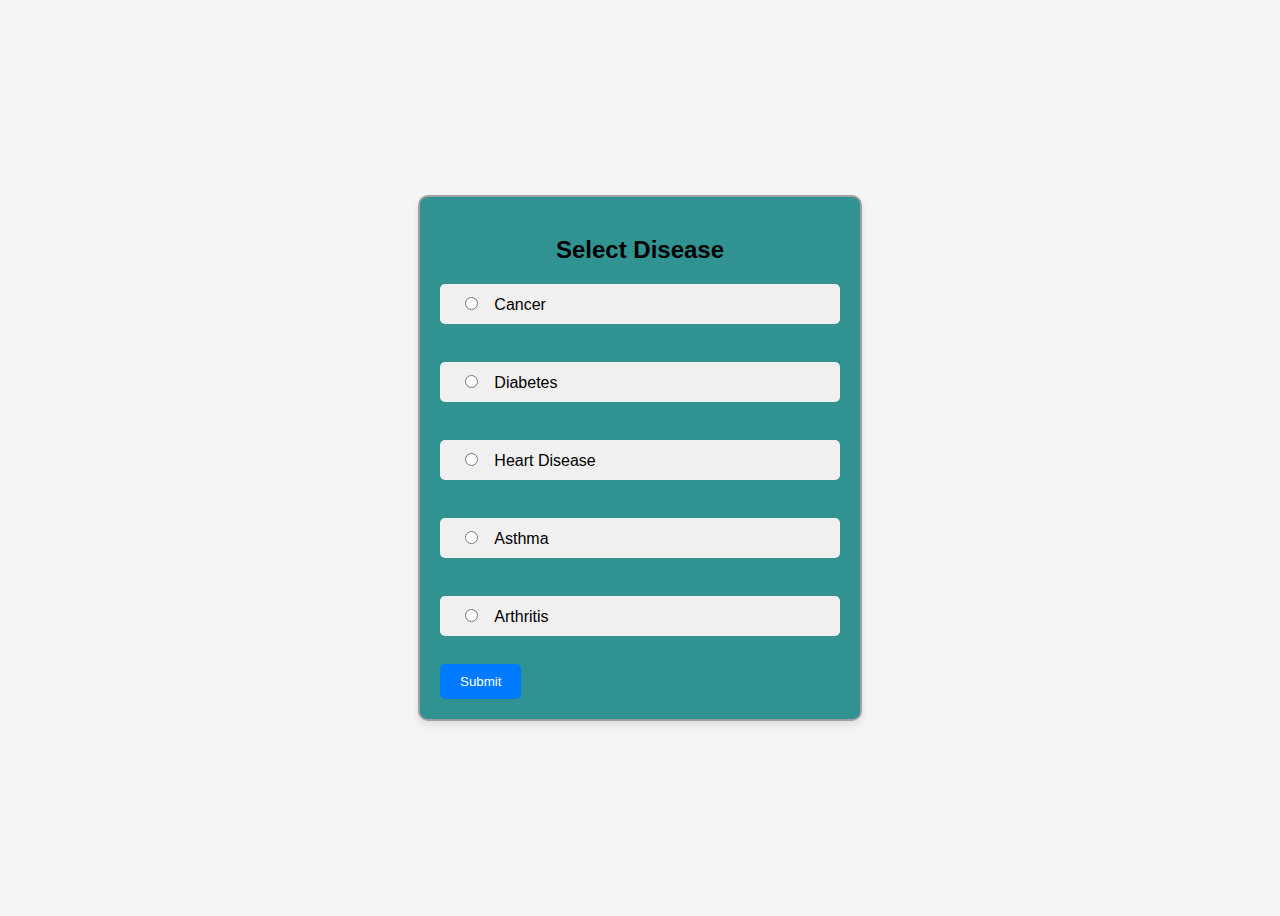
<file: disease.html>
<!DOCTYPE html>
<html lang="en">
<head>
    <meta charset="UTF-8">
    <meta name="viewport" content="width=device-width, initial-scale=1.0">
    <title>Disease Selection Form</title>
    <style>
    body {
        overflow:scroll;
    font-family: Arial, sans-serif;
    height:100vh;
    background-color: #f5f5f5;
    background-image: url("https://img.freepik.com/free-vector/medical-healthcare-background-with-cardiograph-line_1017-25757.jpg");
    background-repeat: no-repeat;
    background-size: cover;
}

.container {
    display: flex;
    justify-content: center;
    align-items: center;
    height: 100vh;
}

.form {
    border:2px solid rgb(161, 161, 161);
    background-color: rgba(0, 121, 121, 0.8) ;
    border-radius: 10px;
    padding: 20px;
    box-shadow: 0px 4px 8px rgba(0, 0, 0, 0.1);
    width:400px;
}

h2 {
    margin-bottom: 20px;
    text-align: center;
    color: #000000;
}

.disease-list {
    display: flex;
    flex-direction: column;
    gap: 10px;
}

input[type="checkbox"] {
    display: none;
}

label {
    cursor: pointer;
    padding: 10px 20px;
    background-color: #f0f0f0;
    border-radius: 5px;
    transition: background-color 0.3s ease;
}

label:hover {
    background-color: #e0e0e0;
}

button {
    padding: 10px 20px;
    background-color: #007bff;
    color: #fff;
    border: none;
    border-radius: 5px;
    cursor: pointer;
    transition: background-color 0.3s ease;
}

button:hover {
    background-color: #0056b3;
}

    </style>
</head>
<body>
    <div class="container">
        <form class="form">
            <h2>Select Disease</h2>
            <div class="disease-list">
                <input type="checkbox" id="disease1" name="disease" value="Cancer">
                <label for="disease1"><input type="radio">&nbsp;&nbsp;&nbsp;Cancer</label><br>
                <input type="checkbox" id="disease2" name="disease" value="Diabetes">
                <label for="disease2"><input type="radio">&nbsp;&nbsp;&nbsp;Diabetes</label><br>
                <input type="checkbox" id="disease3" name="disease" value="Heart Disease">
                <label for="disease3"><input type="radio">&nbsp;&nbsp;&nbsp;Heart Disease</label><br>
                <input type="checkbox" id="disease4" name="disease" value="Asthma">
                <label for="disease4"><input type="radio">&nbsp;&nbsp;&nbsp;Asthma</label><br>
                <input type="checkbox" id="disease5" name="disease" value="Arthritis">
                <label for="disease5"><input type="radio">&nbsp;&nbsp;&nbsp;Arthritis</label><br>
            </div>
            <button type="submit">Submit</button>
        </form>
    </div>
</body>
</html>
</file>
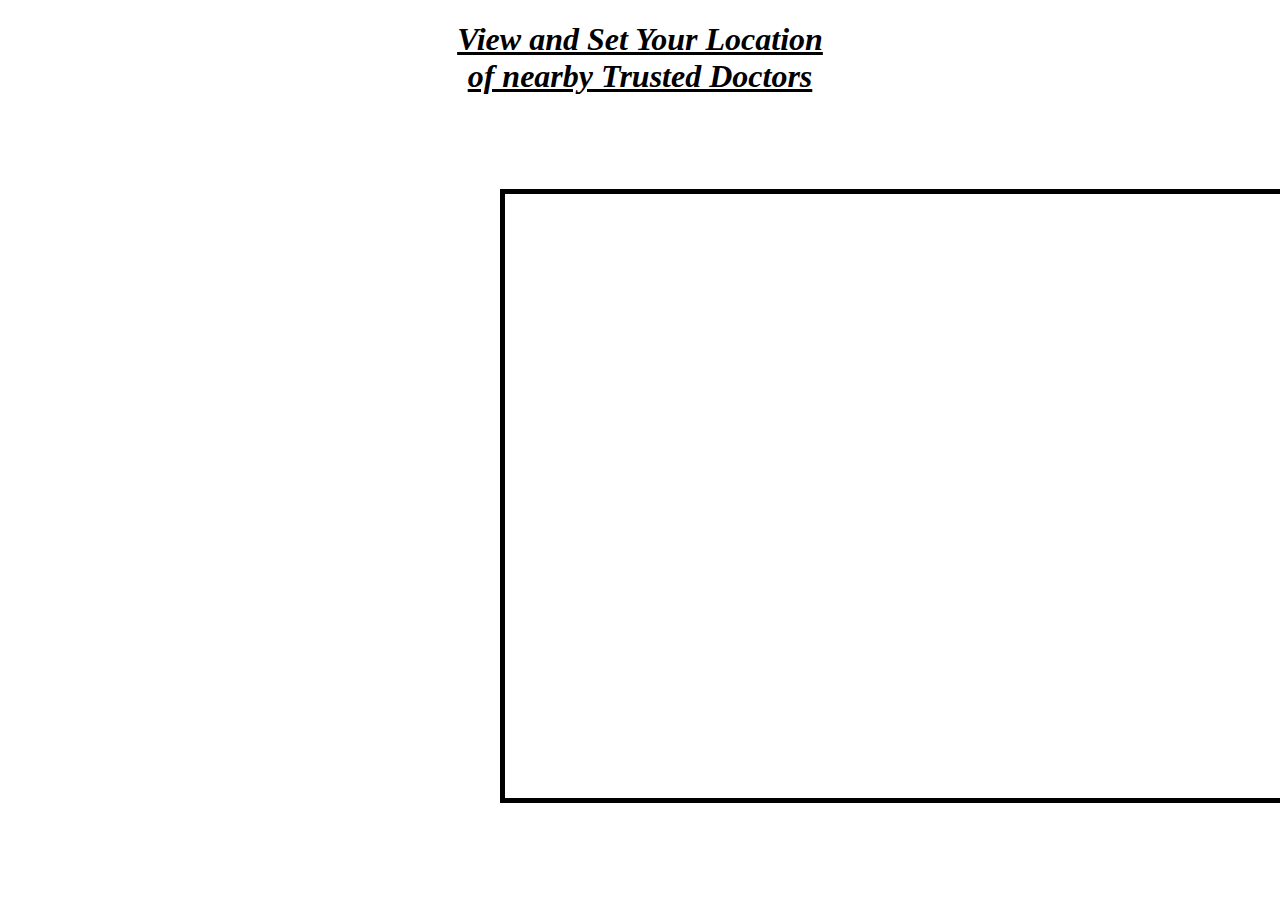
<file: location.html>
<!DOCTYPE html>
<html lang="en">
<head>
    <meta charset="UTF-8">
    <meta name="viewport" content="width=device-width, initial-scale=1.0">
    <title>View Locations</title>
    <style>
        @import url("https://fonts.googleapis.com/css2?family=Poppins:ital,wght@0,100;0,200;0,300;0,400;0,500;0,600;0,700;0,800;0,900;1,100;1,200;1,300;1,400;1,500;1,600;1,700;1,800;1,900&display=swap");
        body{
            background-image: url("https://img.freepik.com/free-vector/medical-healthcare-background-with-cardiograph-line_1017-25757.jpg");
            background-repeat: no-repeat;
            background-size: cover;
        }
        .contact_container{
            /* z-index: 3; */
            position: absolute;
            height: 50%;
            width: 50%;
            padding: 0px;
            border-width: 0px;
            margin: 0px;
            left: 500px;
            touch-action: pan-x pan-y;
            
        }
        .map{
            width:900px;
            border: 5px solid black;
            overflow-x: hidden;
        }
    </style>
</head>
<body>
    <h1 align="center"><i><u>View and Set Your Location<br>
    of nearby Trusted Doctors</u></i></h1>
    <br>
    <br>
    <br>
    <br>
    <div class="contact_container">
        <div class="map">
            <iframe src="https://www.google.com/maps/embed?pb=!1m18!1m12!1m3!1d56030.47298222094!2d77.40486254448894!3d28.63262235085262!2m3!1f0!2f0!3f0!3m2!1i1024!2i768!4f13.1!3m3!1m2!1s0x390cefebd47409cd%3A0xc694431bc07d7ddf!2sSevaarth%20Hospital!5e0!3m2!1sen!2sin!4v1713596643030!5m2!1sen!2sin"
                width="900" height="600" style="border:0;" allowfullscreen="" loading="lazy" referrerpolicy="no-referrer-when-downgrade"></iframe>
        </div>
</body>
</html>
</file>
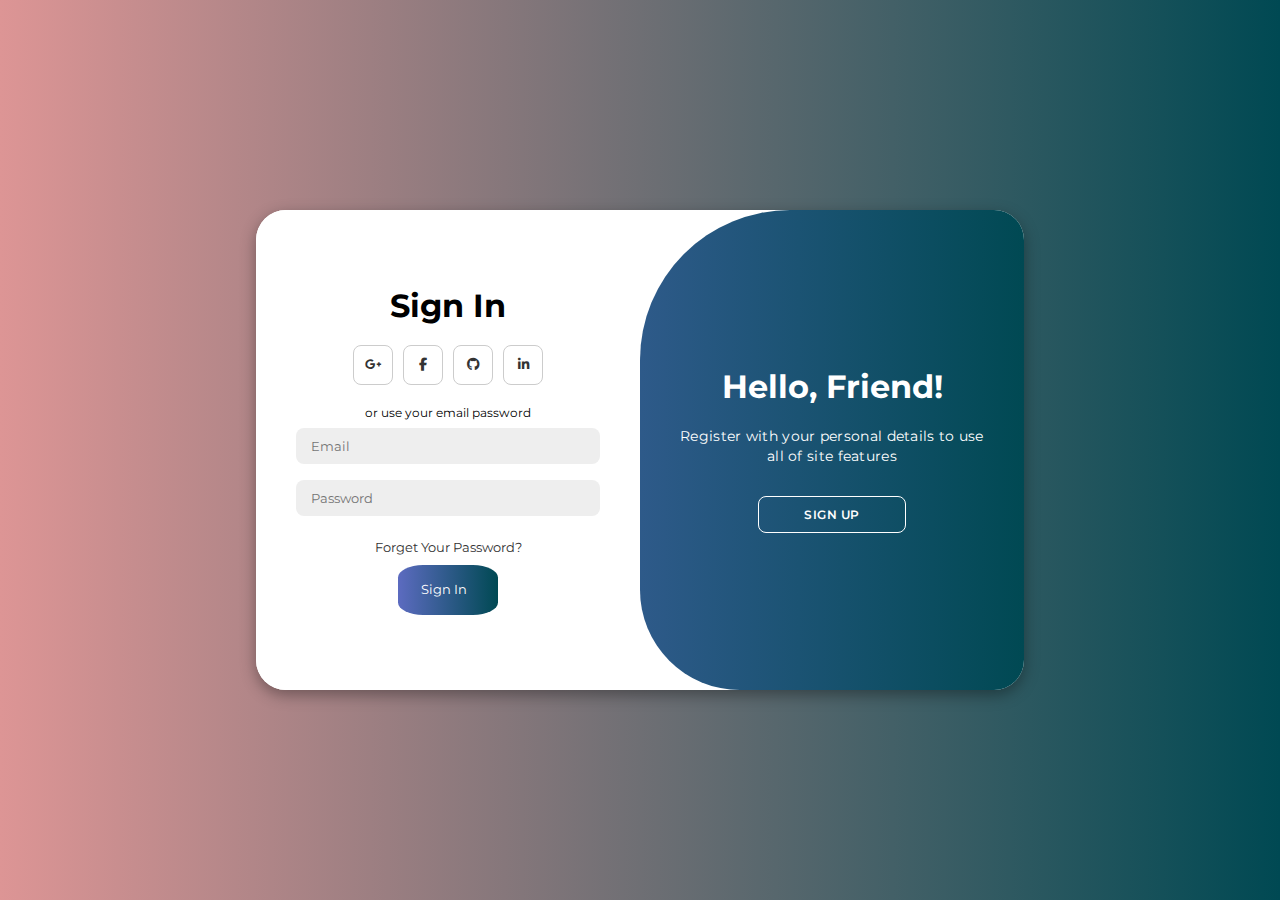
<file: login1.html>
<!DOCTYPE html>
<html lang="en">

<head>
    <meta charset="UTF-8">
    <meta name="viewport" content="width=device-width, initial-scale=1.0">
    <link rel="stylesheet" href="https://cdnjs.cloudflare.com/ajax/libs/font-awesome/6.4.2/css/all.min.css">
    <link rel="stylesheet" href="style.css">
    <title>Login Here!!!</title>
</head>

<body>

    <div class="container" id="container">
        <div class="form-container sign-up">
            <form>
                <h1>Create Account</h1>
                <div class="social-icons">
                    <a href="#" class="icon"><i class="fa-brands fa-google-plus-g"></i></a>
                    <a href="#" class="icon"><i class="fa-brands fa-facebook-f"></i></a>
                    <a href="#" class="icon"><i class="fa-brands fa-github"></i></a>
                    <a href="#" class="icon"><i class="fa-brands fa-linkedin-in"></i></a>
                </div>
                <span>or use your email for registeration</span>
                <input type="text" placeholder="Name">
                <input type="email" placeholder="Email">
                <input type="password" placeholder="Password">
                <button>Sign Up</button>
            </form>
        </div>
        <div class="form-container sign-in">
            <form>
                <h1>Sign In</h1>
                <div class="social-icons">
                    <a href="#" class="icon"><i class="fa-brands fa-google-plus-g"></i></a>
                    <a href="#" class="icon"><i class="fa-brands fa-facebook-f"></i></a>
                    <a href="#" class="icon"><i class="fa-brands fa-github"></i></a>
                    <a href="#" class="icon"><i class="fa-brands fa-linkedin-in"></i></a>
                </div>
                <span>or use your email password</span>
                <input type="email" placeholder="Email">
                <input type="password" placeholder="Password">
                <a href="#">Forget Your Password?</a>
                <div class="re_direct">
                <a href="redmed.html" target="_blank">Sign In</a>
                </div>
            </form>
        </div>
        <div class="toggle-container">
            <div class="toggle">
                <div class="toggle-panel toggle-left">
                    <h1>Welcome Back!</h1>
                    <p>Enter your personal details to use all of site features</p>
                    <button class="hidden">Sign In</button>
                </div>
                <div class="toggle-panel toggle-right">
                    <h1>Hello, Friend!</h1>
                    <p>Register with your personal details to use all of site features</p>
                    <button class="hidden" id="register">Sign Up</button>
                </div>
            </div>
        </div>
    </div>

    <script src="script.js"></script>
</body>

</html>
</file>
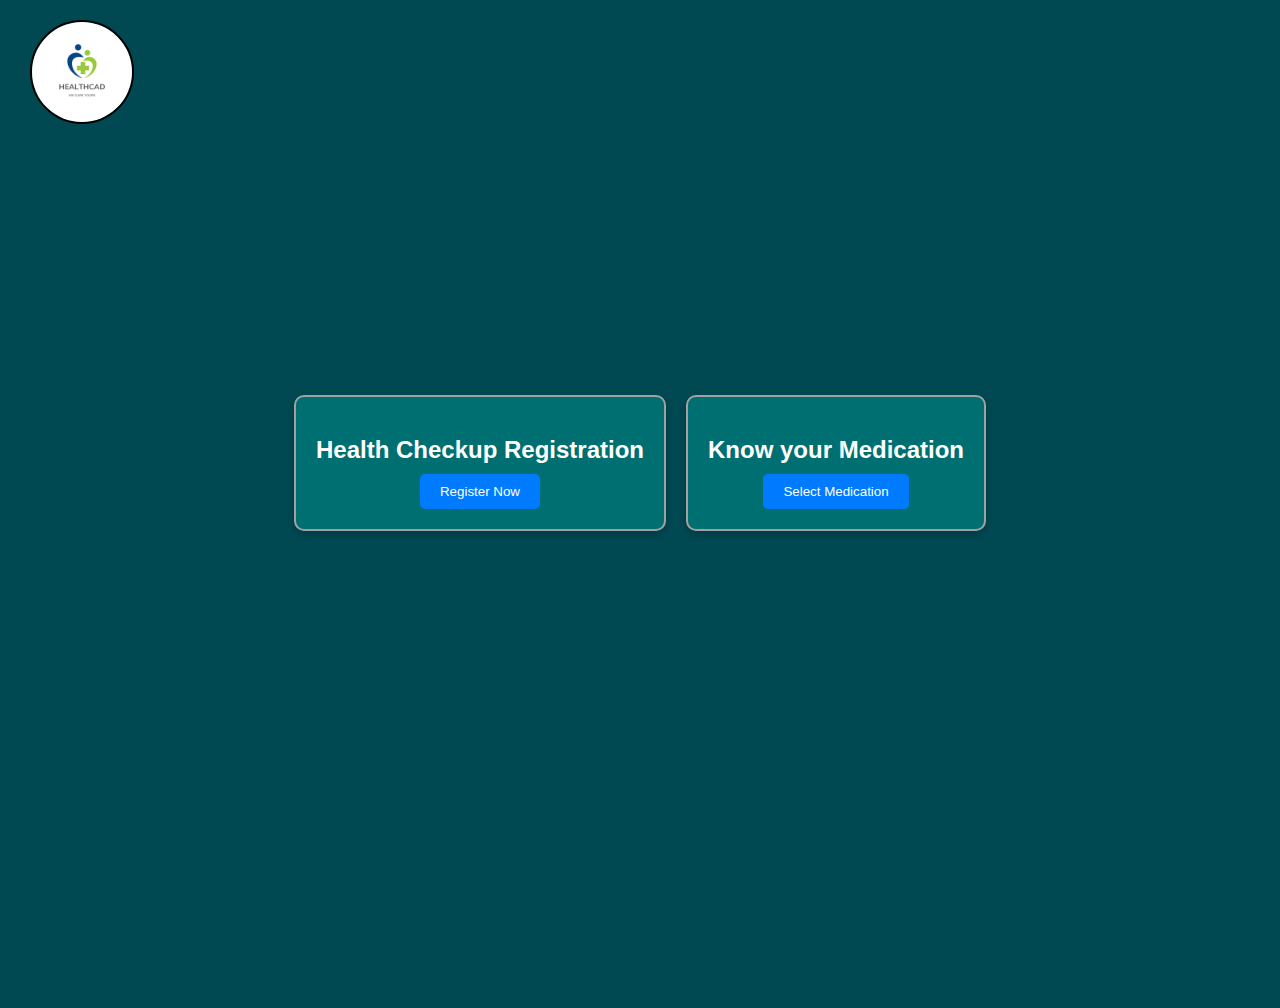
<file: redmed.html>
<!DOCTYPE html>
<html lang="en">
<head>
    <meta charset="UTF-8">
    <meta name="viewport" content="width=device-width, initial-scale=1.0">
    <title>Healthcare Webpage</title>
    <style>
        body {
            overflow-y: hidden;
            font-family: Arial, sans-serif;
            margin: 0;
            padding: 0;
            background-color: #004953; /* Background color */
            color: #fff; /* Text color */
            background-image: url('background.jpg'); /* Background image */
            background-size: cover; /* Cover the entire viewport */
            background-position: center; /* Center the background image */
            background-repeat: no-repeat; /* Prevent background image from repeating */
            background-image: url("https://img.freepik.com/free-vector/medical-healthcare-background-with-cardiograph-line_1017-25757.jpg");
            background-repeat: no-repeat;
            background-size: cover;
        }

        .container {
            display: flex;
            justify-content: center;
            align-items: center;
            height: 100vh;
        }

        .box {
            background-color: rgba(0, 121, 121, 0.8); /* Semi-transparent background */
            border-radius: 10px;
            padding: 20px;
            margin: 10px;
            text-align: center;
            border: 2px solid rgb(161, 161, 161);
            box-shadow: 0px 4px 8px rgba(0, 0, 0, 0.2); /* Box shadow */
            transition: transform 0.3s ease, box-shadow 0.3s ease; /* Transition for hover effect */
            margin-bottom:200px;
        }

        .box:hover {
            transform: scale(1.05);
            box-shadow: 0px 8px 16px rgba(0, 0, 0, 0.4); /* Increase box shadow on hover */
        }

        button {
            padding: 10px 20px;
            background-color: #007bff;
            color: #fff;
            border: none;
            border-radius: 5px;
            cursor: pointer;
            transition: background-color 0.3s ease; /* Transition for button color change */
        }

        button:hover {
            background-color: #0056b3;
        }

        button:active {
            background-color: #0056b3;
            transform: translateY(1px); /* Add slight downward movement on button click */
        }

        h2 {
            margin-bottom: 10px; /* Add spacing between heading and button */
        }

        /* Animation for button hover effect */
        @keyframes buttonHover {
            0% {
                transform: translateY(0);
            }
            50% {
                transform: translateY(-2px);
            }
            100% {
                transform: translateY(0);
            }
        }

        button:hover {
            animation: buttonHover 0.3s ease; /* Apply hover animation */
        }

        /* Animation for rotating icon */
        @keyframes rotateIcon {
            0% {
                transform: rotate(0deg);
            }
            100% {
                transform: rotate(360deg);
            }
        }

        .rotate-icon {
            animation: rotateIcon 2s linear infinite; /* Apply rotation animation */
        }
        #img2
        {
            height:100px;
            width:100px;
            border-radius:50%;
            border:2px solid black;
            position:relative;
            left:30px;
            top:20px;
        }
    </style>
</head>
<body>
    <img id="img2" src="logo.png">
    <div class="container">
        <div class="box">
            <h2>Health Checkup Registration</h2>
            <a href="index1.html" target="_blank"><button id="checkupBtn">Register Now</button></a>
        </div>
        <div class="box">
            <h2>Know your Medication</h2>
            <a href="disease.html" target="_blank"><button id="medicationBtn">Select Medication</button></a>
        </div>
    </div>
</body>
</html>
</file>
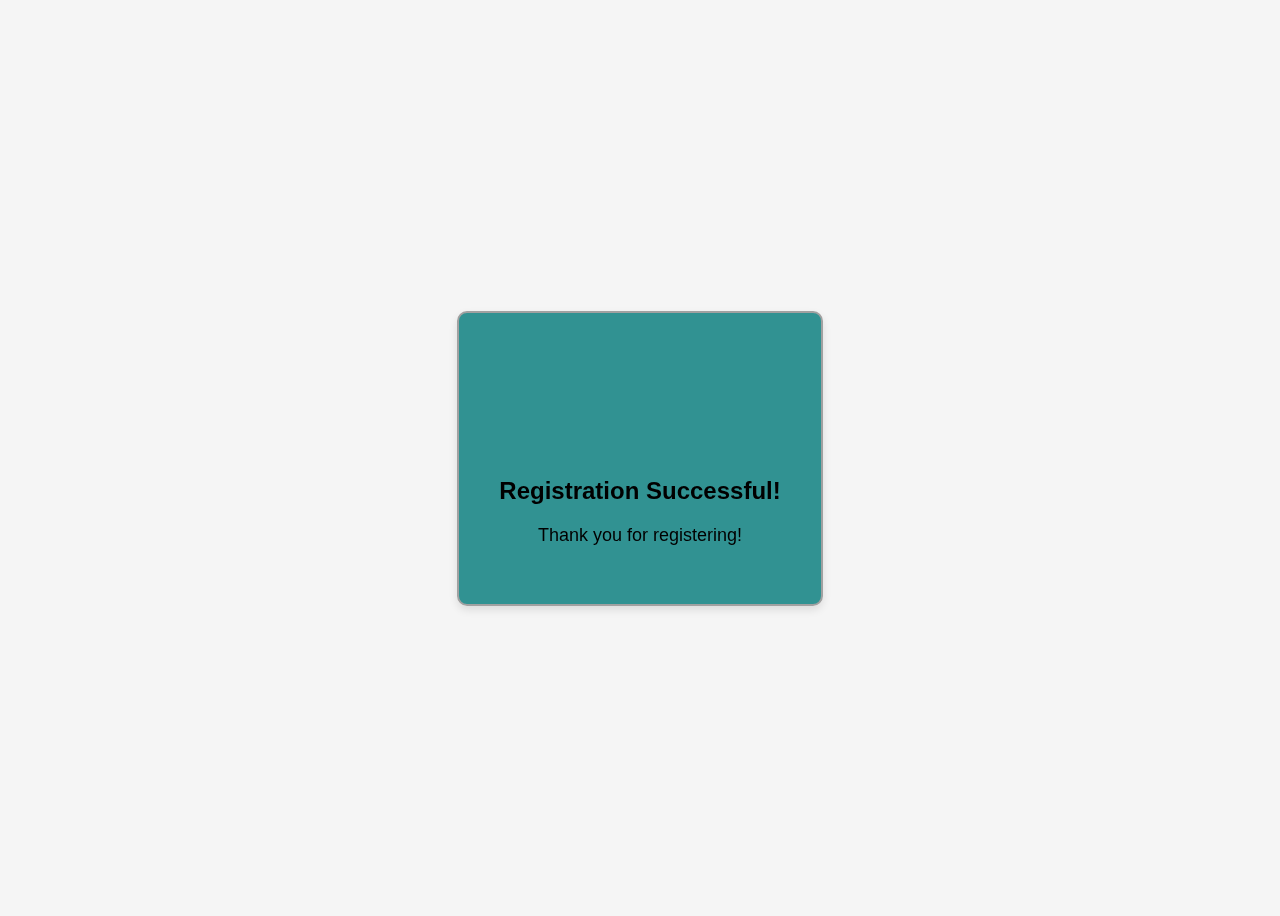
<file: registration.html>
<!DOCTYPE html>
<html lang="en">
<head>
    <meta charset="UTF-8">
    <meta name="viewport" content="width=device-width, initial-scale=1.0">
    <title>Registration Success</title>
    <style>
        body {
            font-family: Arial, sans-serif;
            height:100vh;
            background-color: #f5f5f5; /* Background color */
            background-image: url("https://img.freepik.com/free-vector/medical-healthcare-background-with-cardiograph-line_1017-25757.jpg");
            background-repeat: no-repeat;
            background-size: cover;
        }

        .container {
            display: flex;
            justify-content: center;
            align-items: center;
            height: 100vh;
        }

        .box {
            background-color: rgba(0, 121, 121, 0.8);
            border-radius: 10px;
            padding: 40px;
            text-align: center;
            box-shadow: 0px 4px 8px rgba(0, 0, 0, 0.1); /* Box shadow */
            backdrop-filter:blur(100px);
            border:2px solid rgb(161, 161, 161);
        }

        .tick-container {
            width: 100px;
            height: 100px;
            margin: 0 auto 20px;
            position: relative;
        }

        .tick {
            font-size: 80px;
            color: #4caf50; /* Tick color */
            position: absolute;
            top: 50%;
            left: 50%;
            transform: translate(-50%, -50%) scale(0) rotate(0deg);
            transition: transform 0.3s ease-in-out;
            animation: tickAnimation 1s ease forwards;
        }

        .success-message {
            color: #000000; /* Success message color */
            font-size: 24px;
            font-weight: bold;
            margin-bottom: 20px;
            opacity: 2;
            transition: opacity 0.5s ease-in-out;
        }

        .thank-you {
            color: #000000; /* Thank you message color */
            font-size: 18px;
            opacity: 2;
            transition: opacity 0.5s ease-in-out;
        }

        .box:hover .success-message {
            opacity: 2;
        }

        .box:hover .thank-you {
            opacity: 2;
        }

        @keyframes tickAnimation {
            0% { transform: translate(-50%, -50%) scale(0) rotate(0deg); }
            50% { transform: translate(-50%, -50%) scale(1.5) rotate(180deg); }
            100% { transform: translate(-50%, -50%) scale(1) rotate(360deg); }
        }
    </style>
</head>
<body>
    <div class="container">
        <div class="box">
            <div class="tick-container">
                <div class="tick">&#10003;</div>
            </div>
            <p class="success-message">Registration Successful!</p>
            <p class="thank-you">Thank you for registering!</p>
        </div>
    </div>
</body>
</html>
</file>
<file: style.css>
@import url('https://fonts.googleapis.com/css2?family=Montserrat:wght@300;400;500;600;700&display=swap');

*{
    margin: 0;
    padding: 0;
    box-sizing: border-box;
    font-family: 'Montserrat', sans-serif;
}

body{
    background-color: #c9d6ff;
    background: linear-gradient(to right, #dd9595, #004953);
    display: flex;
    align-items: center;
    justify-content: center;
    flex-direction: column;
    height: 100vh;
}
.navbar
{
    height:1000px;
}
.container{
    background-color: #fff;
    border-radius: 30px;
    box-shadow: 0 5px 15px rgba(0, 0, 0, 0.35);
    position: relative;
    overflow: hidden;
    width: 768px;
    max-width: 100%;
    min-height: 480px;
}

.container p{
    font-size: 14px;
    line-height: 20px;
    letter-spacing: 0.3px;
    margin: 20px 0;
}

.container span{
    font-size: 12px;
}

.container a{
    color: #333;
    font-size: 13px;
    text-decoration: none;
    margin: 15px 0 10px;
}

.container button{
    background-color: #004953;
    color: #fff;
    font-size: 12px;
    padding: 10px 45px;
    border: 1px solid transparent;
    border-radius: 8px;
    font-weight: 600;
    letter-spacing: 0.5px;
    text-transform: uppercase;
    margin-top: 10px;
    cursor: pointer;
}

.container button.hidden{
    background-color: transparent;
    border-color: #fff;
}

.container form{
    background-color: #fff;
    display: flex;
    align-items: center;
    justify-content: center;
    flex-direction: column;
    padding: 0 40px;
    height: 100%;
}

.container input{
    background-color: #eee;
    border: none;
    margin: 8px 0;
    padding: 10px 15px;
    font-size: 13px;
    border-radius: 8px;
    width: 100%;
    outline: none;
}

.form-container{
    position: absolute;
    top: 0;
    height: 100%;
    transition: all 0.6s ease-in-out;
}

.sign-in{
    left: 0;
    width: 50%;
    z-index: 2;
}

.container.active .sign-in{
    transform: translateX(100%);
}
.re_direct{
    background: linear-gradient(to right, #5c6bc0, #004953);
    border-radius: 25%;
    height: 50px;
    width: 100px;
    border: 2px black;
    padding: 14px 23px;
}
.re_direct a{
    color: white;
}
.sign-up{
    left: 0;
    width: 50%;
    opacity: 0;
    z-index: 1;
}

.container.active .sign-up{
    transform: translateX(100%);
    opacity: 1;
    z-index: 5;
    animation: move 0.6s;
}

@keyframes move{
    0%, 49.99%{
        opacity: 0;
        z-index: 1;
    }
    50%, 100%{
        opacity: 1;
        z-index: 5;
    }
}

.social-icons{
    margin: 20px 0;
}

.social-icons a{
    border: 1px solid #ccc;
    border-radius: 20%;
    display: inline-flex;
    justify-content: center;
    align-items: center;
    margin: 0 3px;
    width: 40px;
    height: 40px;
}

.toggle-container{
    position: absolute;
    top: 0;
    left: 50%;
    width: 50%;
    height: 100%;
    overflow: hidden;
    transition: all 0.6s ease-in-out;
    border-radius: 150px 0 0 100px;
    z-index: 1000;
}

.container.active .toggle-container{
    transform: translateX(-100%);
    border-radius: 0 150px 100px 0;
}

.toggle{
    background-color: #004953;
    height: 100%;
    background: linear-gradient(to right, #5c6bc0, #004953);
    color: #fff;
    position: relative;
    left: -100%;
    height: 100%;
    width: 200%;
    transform: translateX(0);
    transition: all 0.6s ease-in-out;
}

.container.active .toggle{
    transform: translateX(50%);
}

.toggle-panel{
    position: absolute;
    width: 50%;
    height: 100%;
    display: flex;
    align-items: center;
    justify-content: center;
    flex-direction: column;
    padding: 0 30px;
    text-align: center;
    top: 0;
    transform: translateX(0);
    transition: all 0.6s ease-in-out;
}

.toggle-left{
    transform: translateX(-200%);
}

.container.active .toggle-left{
    transform: translateX(0);
}

.toggle-right{
    right: 0;
    transform: translateX(0);
}

.container.active .toggle-right{
    transform: translateX(200%);
}
</file>
